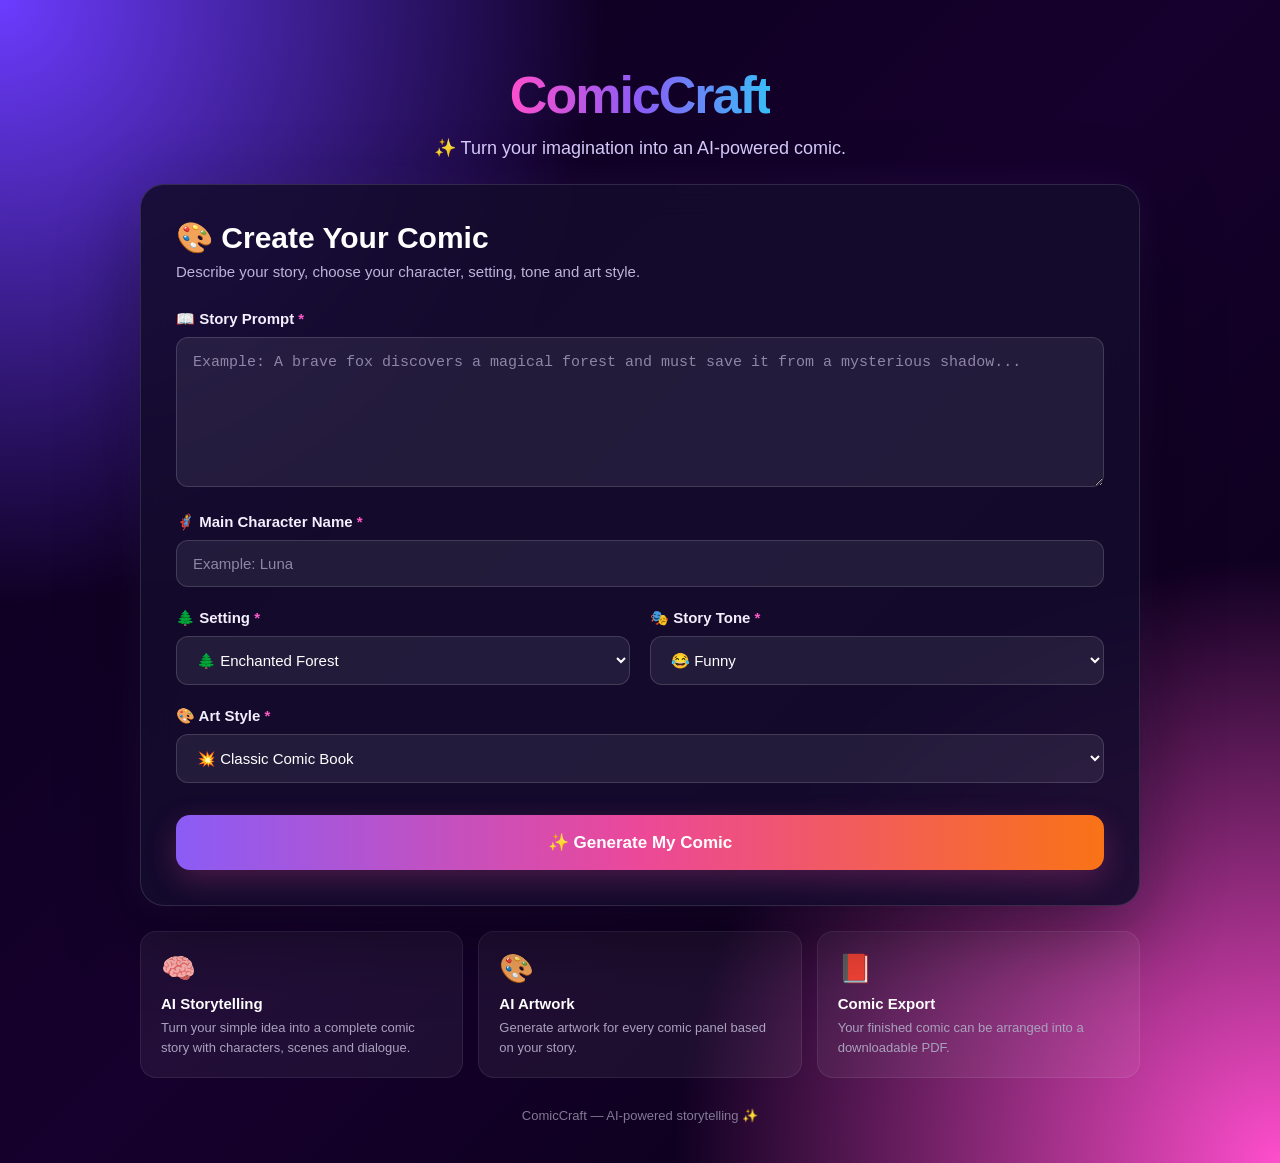
<file: ComicCrafrt-AI/templates/index.html>
<!DOCTYPE html>
<html lang="en">

<head>
    <meta charset="UTF-8">
    <meta name="viewport" content="width=device-width, initial-scale=1.0">

    <title>{{ app_name }} - AI Comic Creator</title>

    <style>
        * {
            box-sizing: border-box;
            margin: 0;
            padding: 0;
        }

        body {
            font-family: Arial, Helvetica, sans-serif;
            min-height: 100vh;
            background:
                radial-gradient(circle at top left, #6c3cff 0%, transparent 35%),
                radial-gradient(circle at bottom right, #ff4ecd 0%, transparent 35%),
                linear-gradient(135deg, #09001a, #16002d, #080014);
            color: white;
            padding: 30px 20px;
        }

        .container {
            width: 100%;
            max-width: 1000px;
            margin: 0 auto;
        }

        /* HEADER */

        .hero {
            text-align: center;
            padding: 35px 20px 25px;
        }

        .logo {
            display: inline-block;
            font-size: 52px;
            font-weight: 900;
            letter-spacing: -2px;
            background: linear-gradient(90deg,
                    #ff4ecd,
                    #8b5cf6,
                    #38bdf8);
            -webkit-background-clip: text;
            -webkit-text-fill-color: transparent;
            background-clip: text;
        }

        .tagline {
            margin-top: 12px;
            font-size: 18px;
            color: #d8cfff;
        }

        /* CARD */

        .card {
            background: rgba(20, 12, 45, 0.88);
            border: 1px solid rgba(255, 255, 255, 0.12);
            border-radius: 24px;
            padding: 35px;
            box-shadow:
                0 25px 80px rgba(0, 0, 0, 0.45),
                0 0 40px rgba(139, 92, 246, 0.12);
            backdrop-filter: blur(15px);
        }

        .card-header {
            margin-bottom: 30px;
        }

        .card-header h2 {
            font-size: 30px;
            margin-bottom: 8px;
        }

        .card-header p {
            color: #bdb4d9;
            font-size: 15px;
        }

        /* FORM */

        .form-group {
            margin-bottom: 22px;
        }

        label {
            display: block;
            margin-bottom: 9px;
            font-size: 15px;
            font-weight: 700;
            color: #f3efff;
        }

        .required {
            color: #ff5ac8;
        }

        input,
        textarea,
        select {
            width: 100%;
            border: 1px solid rgba(255, 255, 255, 0.15);
            border-radius: 12px;
            background: rgba(255, 255, 255, 0.07);
            color: white;
            padding: 14px 16px;
            font-size: 15px;
            outline: none;
            transition: 0.25s ease;
        }

        textarea {
            min-height: 150px;
            resize: vertical;
            line-height: 1.5;
        }

        input::placeholder,
        textarea::placeholder {
            color: #8e86a6;
        }

        select {
            cursor: pointer;
        }

        select option {
            background: #1b1035;
            color: white;
        }

        input:focus,
        textarea:focus,
        select:focus {
            border-color: #a855f7;
            background: rgba(168, 85, 247, 0.10);
            box-shadow: 0 0 0 3px rgba(168, 85, 247, 0.15);
        }

        /* TWO COLUMN */

        .form-grid {
            display: grid;
            grid-template-columns: 1fr 1fr;
            gap: 20px;
        }

        /* BUTTON */

        .generate-button {
            width: 100%;
            margin-top: 10px;
            border: none;
            border-radius: 14px;
            padding: 17px 25px;
            font-size: 17px;
            font-weight: 800;
            color: white;
            cursor: pointer;

            background: linear-gradient(90deg,
                    #8b5cf6,
                    #ec4899,
                    #f97316);

            box-shadow:
                0 10px 30px rgba(236, 72, 153, 0.25);

            transition: transform 0.2s ease,
                box-shadow 0.2s ease,
                opacity 0.2s ease;
        }

        .generate-button:hover {
            transform: translateY(-2px);
            box-shadow:
                0 15px 40px rgba(236, 72, 153, 0.4);
        }

        .generate-button:active {
            transform: translateY(0);
        }

        .generate-button:disabled {
            opacity: 0.6;
            cursor: not-allowed;
        }

        /* INFO BOXES */

        .features {
            display: grid;
            grid-template-columns: repeat(3, 1fr);
            gap: 15px;
            margin-top: 25px;
        }

        .feature {
            padding: 20px;
            border-radius: 16px;
            background: rgba(255, 255, 255, 0.055);
            border: 1px solid rgba(255, 255, 255, 0.08);
        }

        .feature-icon {
            font-size: 28px;
            margin-bottom: 10px;
        }

        .feature h3 {
            font-size: 15px;
            margin-bottom: 6px;
        }

        .feature p {
            font-size: 13px;
            color: #a9a1bd;
            line-height: 1.5;
        }

        /* FOOTER */

        footer {
            text-align: center;
            padding: 30px 0 10px;
            color: #817995;
            font-size: 13px;
        }

        /* LOADING */

        .loading {
            display: none;
            text-align: center;
            margin-top: 20px;
            color: #c4b5fd;
        }

        .spinner {
            display: inline-block;
            width: 18px;
            height: 18px;
            border: 3px solid rgba(255, 255, 255, 0.2);
            border-top-color: #c084fc;
            border-radius: 50%;
            animation: spin 0.8s linear infinite;
            vertical-align: middle;
            margin-right: 8px;
        }

        @keyframes spin {
            to {
                transform: rotate(360deg);
            }
        }

        /* MOBILE */

        @media (max-width: 700px) {

            body {
                padding: 15px;
            }

            .logo {
                font-size: 40px;
            }

            .card {
                padding: 22px;
                border-radius: 18px;
            }

            .form-grid {
                grid-template-columns: 1fr;
                gap: 0;
            }

            .features {
                grid-template-columns: 1fr;
            }
        }
    </style>
</head>

<body>

    <div class="container">

        <!-- HEADER -->

        <header class="hero">
            <div class="logo">ComicCraft</div>

            <p class="tagline">
                ✨ Turn your imagination into an AI-powered comic.
            </p>
        </header>


        <!-- MAIN FORM -->

        <main class="card">

            <div class="card-header">
                <h2>🎨 Create Your Comic</h2>

                <p>
                    Describe your story, choose your character, setting,
                    tone and art style.
                </p>
            </div>


            <form action="/generate" method="POST" id="comicForm">

                <!-- STORY PROMPT -->

                <div class="form-group">

                    <label for="story_prompt">
                        📖 Story Prompt
                        <span class="required">*</span>
                    </label>

                    <textarea id="story_prompt" name="story_prompt"
                        placeholder="Example: A brave fox discovers a magical forest and must save it from a mysterious shadow..."
                        required minlength="5" maxlength="2000"></textarea>

                </div>


                <!-- CHARACTER -->

                <div class="form-group">

                    <label for="character_name">
                        🦸 Main Character Name
                        <span class="required">*</span>
                    </label>

                    <input type="text" id="character_name" name="character_name" placeholder="Example: Luna" required
                        minlength="1" maxlength="100">

                </div>


                <!-- TWO COLUMN OPTIONS -->

                <div class="form-grid">

                    <!-- SETTING -->

                    <div class="form-group">

                        <label for="setting">
                            🌲 Setting
                            <span class="required">*</span>
                        </label>

                        <select id="setting" name="setting" required>

                            <option value="Enchanted Forest">
                                🌲 Enchanted Forest
                            </option>

                            <option value="Futuristic City">
                                🌆 Futuristic City
                            </option>

                            <option value="Outer Space">
                                🚀 Outer Space
                            </option>

                            <option value="Underwater Kingdom">
                                🌊 Underwater Kingdom
                            </option>

                            <option value="Medieval Kingdom">
                                🏰 Medieval Kingdom
                            </option>

                            <option value="Haunted Mansion">
                                👻 Haunted Mansion
                            </option>

                            <option value="Pirate Island">
                                🏴‍☠️ Pirate Island
                            </option>

                            <option value="Desert">
                                🏜️ Mysterious Desert
                            </option>

                        </select>

                    </div>


                    <!-- TONE -->

                    <div class="form-group">

                        <label for="tone">
                            🎭 Story Tone
                            <span class="required">*</span>
                        </label>

                        <select id="tone" name="tone" required>

                            <option value="Funny">
                                😂 Funny
                            </option>

                            <option value="Adventure">
                                ⚔️ Adventure
                            </option>

                            <option value="Fantasy">
                                🪄 Fantasy
                            </option>

                            <option value="Mystery">
                                🔎 Mystery
                            </option>

                            <option value="Emotional">
                                💜 Emotional
                            </option>

                            <option value="Dark">
                                🌑 Dark
                            </option>

                            <option value="Romantic">
                                💕 Romantic
                            </option>

                        </select>

                    </div>

                </div>


                <!-- ART STYLE -->

                <div class="form-group">

                    <label for="art_style">
                        🎨 Art Style
                        <span class="required">*</span>
                    </label>

                    <select id="art_style" name="art_style" required>

                        <option value="Comic Book">
                            💥 Classic Comic Book
                        </option>

                        <option value="Anime">
                            🌸 Anime
                        </option>

                        <option value="Manga">
                            🖤 Manga
                        </option>

                        <option value="Cartoon">
                            🐻 Cartoon
                        </option>

                        <option value="Watercolor">
                            🖌️ Watercolor
                        </option>

                        <option value="Digital Art">
                            💻 Digital Art
                        </option>

                        <option value="Fantasy Art">
                            🧙 Fantasy Art
                        </option>

                    </select>

                </div>


                <!-- GENERATE BUTTON -->

                <button type="submit" class="generate-button" id="generateButton">
                    ✨ Generate My Comic
                </button>


                <!-- LOADING MESSAGE -->

                <div class="loading" id="loadingMessage">
                    <span class="spinner"></span>
                    Creating your comic... This may take a little while.
                </div>

            </form>

        </main>


        <!-- FEATURES -->

        <section class="features">

            <div class="feature">

                <div class="feature-icon">
                    🧠
                </div>

                <h3>
                    AI Storytelling
                </h3>

                <p>
                    Turn your simple idea into a complete comic story
                    with characters, scenes and dialogue.
                </p>

            </div>


            <div class="feature">

                <div class="feature-icon">
                    🎨
                </div>

                <h3>
                    AI Artwork
                </h3>

                <p>
                    Generate artwork for every comic panel based on
                    your story.
                </p>

            </div>


            <div class="feature">

                <div class="feature-icon">
                    📕
                </div>

                <h3>
                    Comic Export
                </h3>

                <p>
                    Your finished comic can be arranged into a
                    downloadable PDF.
                </p>

            </div>

        </section>


        <!-- FOOTER -->

        <footer>
            ComicCraft — AI-powered storytelling ✨
        </footer>

    </div>


    <!-- SMALL JAVASCRIPT -->

    <script>

        const comicForm = document.getElementById("comicForm");

        const generateButton =
            document.getElementById("generateButton");

        const loadingMessage =
            document.getElementById("loadingMessage");


        comicForm.addEventListener("submit", function () {

            generateButton.disabled = true;

            generateButton.innerHTML =
                "⏳ Creating Your Comic...";

            loadingMessage.style.display = "block";

        });

    </script>

</body>

</html>
</file>
